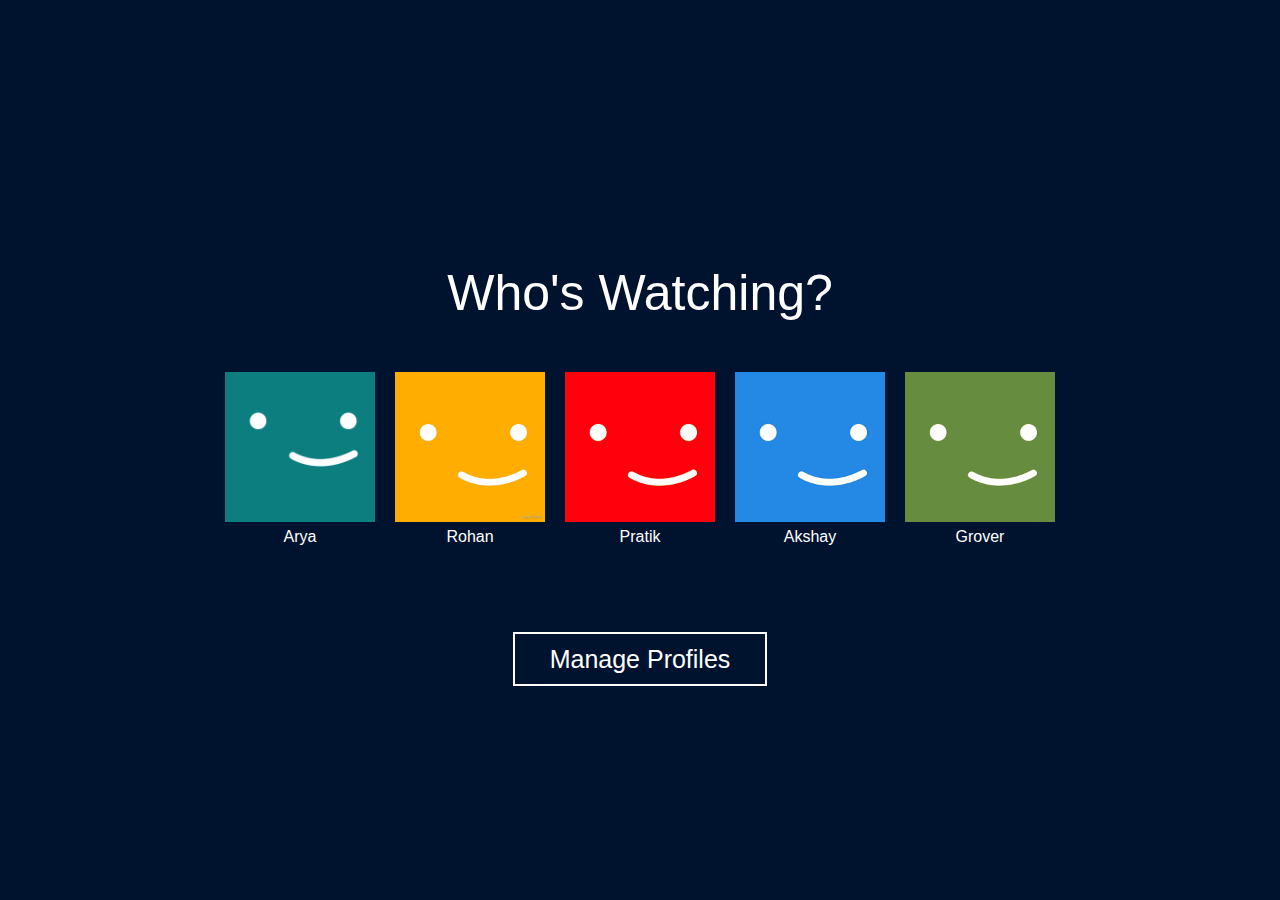
<file: index.html>
<!DOCTYPE html>
<html lang="en">
<head>
    <meta charset="UTF-8">
    <meta name="viewport" content="width=device-width, initial-scale=1.0">
    <title>USER PAGE</title>
    <link rel="stylesheet" href="css/user_page.css">
</head>
<body>
    <p class="question">Who's Watching?</p>
    <div class="profiles">
        <div class="profile">
            <div class="profile_user_image">
                <img src="img/Netflix-avatar1.png" alt="p1">
            </div>
            <div class="profile_user_name">Arya</div>
        </div>
        <div class="profile">
            <div class="profile_user_image">
                <img src="img/Netflix-avatar2.png" alt="p2">
            </div>
            <div class="profile_user_name">Rohan</div>
        </div>
        <div class="profile">
            <div class="profile_user_image">
                <img src="img/Netflix-avatar3.png" alt="p3">
            </div>
            <div class="profile_user_name">Pratik</div>
        </div>
        <div class="profile">
            <div class="profile_user_image">
                <img src="img/Netflix-avatar4.png" alt="p4">
            </div>
            <div class="profile_user_name">Akshay</div>
        </div>
        <div class="profile">
            <div class="profile_user_image">
                <img src="img/Netflix-avatar5.png" alt="p5">
            </div>
            <div class="profile_user_name">Grover</div>
        </div>
    </div>
    <div class="btn_manage_profiles">Manage Profiles</div>
</body>
</html>
</file>
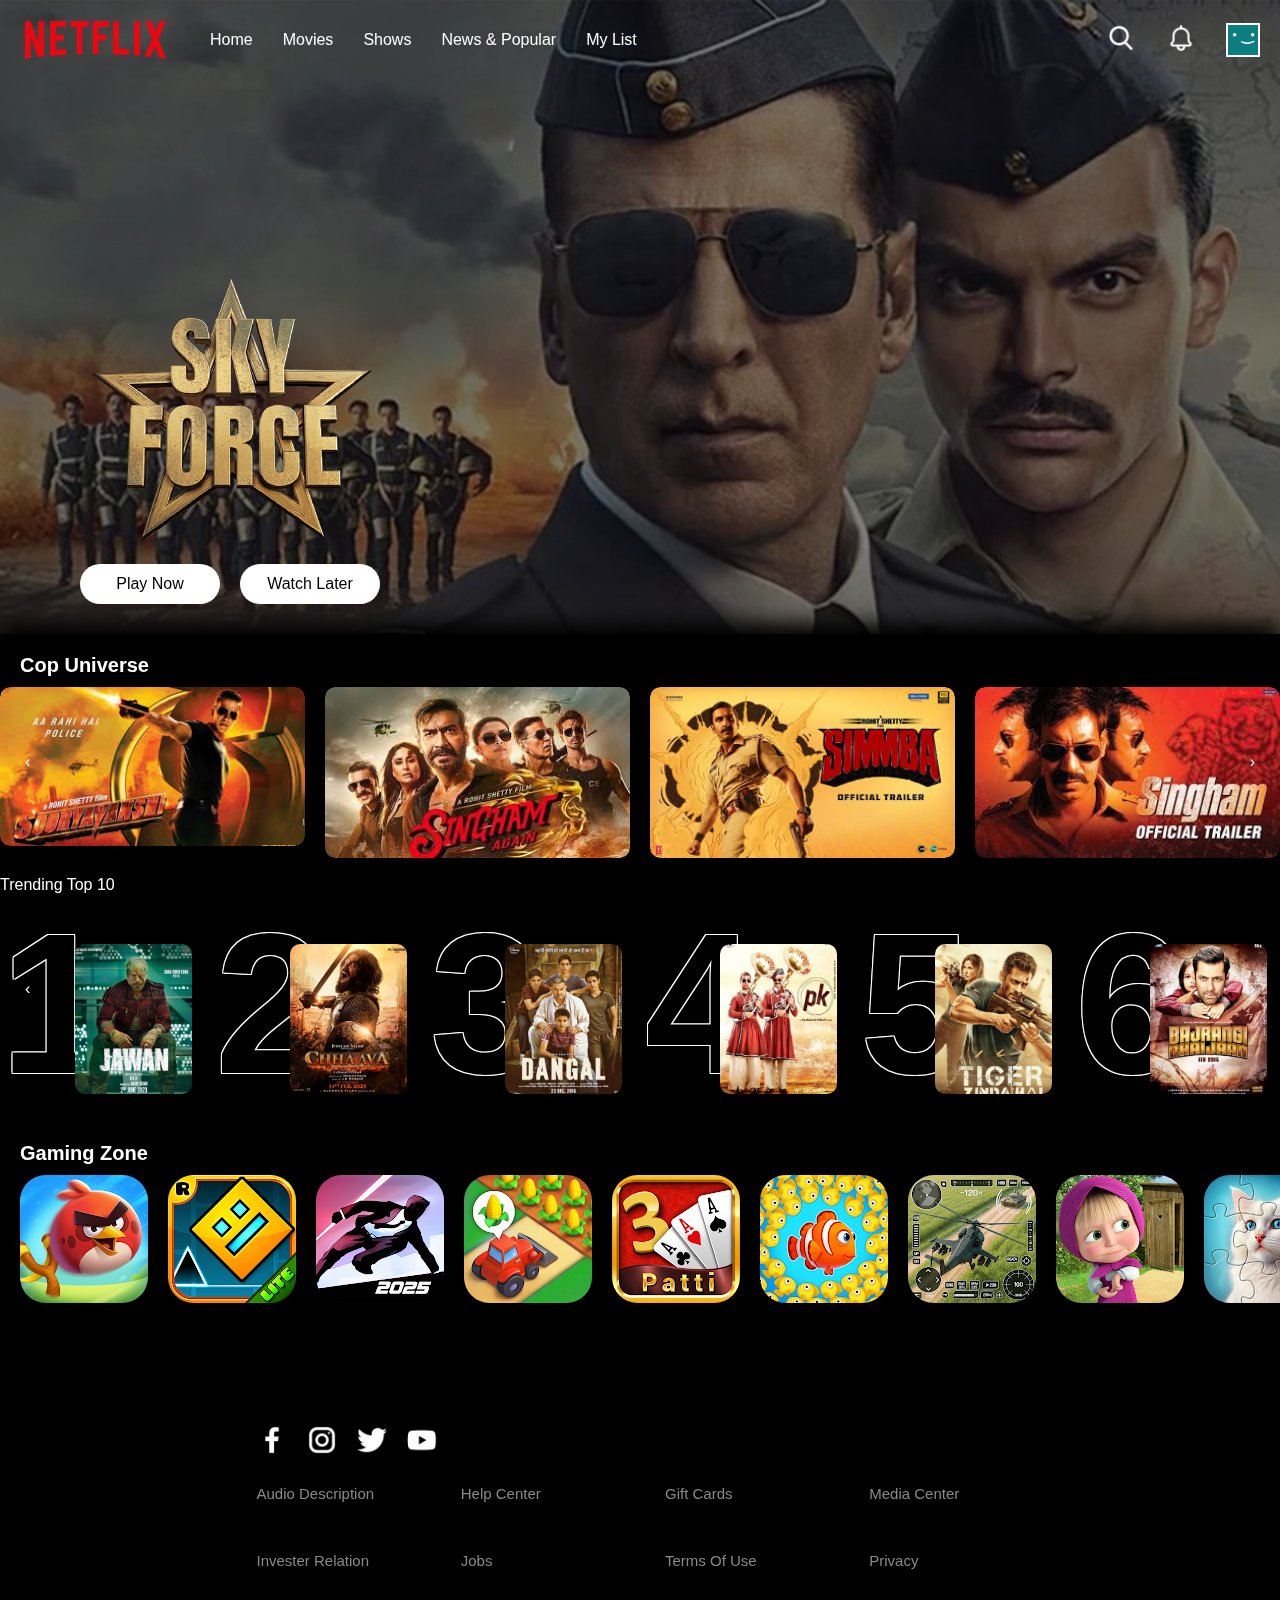
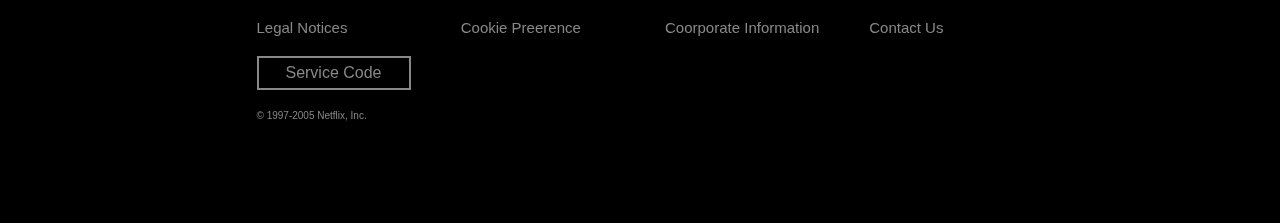
<file: home.html>
<!DOCTYPE html>
<html lang="en">
<head>
    <meta charset="UTF-8">
    <meta name="viewport" content="width=device-width, initial-scale=1.0">
    <title>Home Page</title>
    <link rel="stylesheet" href="css/home_page.css">
    <link rel="stylesheet" href="https://cdnjs.cloudflare.com/ajax/libs/OwlCarousel2/2.3.4/assets/owl.carousel.min.css">
    <link rel="stylesheet" href="https://cdnjs.cloudflare.com/ajax/libs/OwlCarousel2/2.3.4/assets/owl.theme.default.min.css">
    <script src="https://code.jquery.com/jquery-3.6.0.min.js"></script>
    <script src="https://cdnjs.cloudflare.com/ajax/libs/OwlCarousel2/2.3.4/owl.carousel.min.js"></script>
</head>
<body>
    <div class="display_latest_background">
        <img src="img/e_display_movie_image.jpg" alt="SkyForce">
    </div>
    <div class="header">
        <div class="logo">
            <img src="img/e_netflix_logo.png" alt="netfilx_logo">
        </div>
        <ul>
            <li>Home</li>
            <li>Movies</li>
            <li>Shows</li>
            <li>News & Popular</li>
            <li>My List</li>
        </ul>
        <div class="right_panel">
            <div class="op">
                <img src="img/search_icon.png" alt="Search">
            </div>
            <div class="op">
                <img src="img/notification.png" alt="Notification">
            </div>
            <div class="op" style="border: 2px solid white;">
                <img src="img/Netflix-avatar1.png" alt="profile_1">
            </div>
        </div>
    </div>
    <div class="main_page">
    <div class="display_latest_name">
        <img src="img/e_display_movie_logo.png" alt="display_movie_logo">
        <div class="display_movie_btn">
            <div class="btn_play">Play Now</div>
            <div class="btn_watch_later">Watch Later</div>
        </div>
    </div>
    <div class="content_block">
        <div class="movies_list">
            <div class="movie_section_name">Cop Universe</div>
            <div class="movies owl-carousel">
                <div class="item"><img src="img/Movie1.jpeg"></div>
                <div class="item"><img src="img/Movie2.jpeg"></div>
                <div class="item"><img src="img/Movie3.jpeg"></div>
                <div class="item"><img src="img/Movie4.jpeg"></div>
                <div class="item"><img src="img/Movie5.jpeg"></div>
            </div>
        </div>
        <div class="trending_list">
            <div class="trending_section_name">Trending Top 10</div>
            <div class="t10movies owl-carousel">
                <div class="t10movie_block">
                <div class="t10movie_rank">1</div>
                <div class="t10movie_img">
                    <img src="img/t10Movie1.jpeg">
                </div>
                </div>
                <div class="t10movie_block">
                <div class="t10movie_rank">2</div>
                <div class="t10movie_img">
                    <img src="img/t10Movie2.jpg">
                </div>
                </div>
                <div class="t10movie_block">
                <div class="t10movie_rank">3</div>
                <div class="t10movie_img">
                    <img src="img/t10Movie3.jpg">
                </div>
                </div>
                <div class="t10movie_block">
                <div class="t10movie_rank">4</div>
                <div class="t10movie_img">
                    <img src="img/t10Movie4.jpg">
                </div>
                </div>
                <div class="t10movie_block">
                <div class="t10movie_rank">5</div>
                <div class="t10movie_img">
                    <img src="img/t10Movie5.jpg">
                </div>
                </div>
                <div class="t10movie_block">
                <div class="t10movie_rank">6</div>
                <div class="t10movie_img">
                    <img src="img/t10Movie6.jpg">
                </div>
                </div>
                <div class="t10movie_block">
                <div class="t10movie_rank">7</div>
                <div class="t10movie_img">
                    <img src="img/t10Movie7.jpg">
                </div>
                </div>
                <div class="t10movie_block">
                <div class="t10movie_rank">8</div>
                <div class="t10movie_img">
                    <img src="img/t10Movie8.jpg">
                </div>
                </div>
                <div class="t10movie_block">
                <div class="t10movie_rank">9</div>
                <div class="t10movie_img">
                    <img src="img/t10Movie9.jpg">
                </div>
                </div>
                <div class="t10movie_block">
                <div class="t10movie_rank">X</div>
                <div class="t10movie_img">
                    <img src="img/t10Movie10.jpg">
                </div>
                </div>
            </div>
        </div>
        <div class="games_list">
            <div class="game_section_name">Gaming Zone</div>
            <div class="games">
                <img src="img/game1.webp">
                <img src="img/game2.webp">
                <img src="img/game3.webp">
                <img src="img/game4.webp">
                <img src="img/game5.webp">
                <img src="img/game6.webp">
                <img src="img/game7.webp">
                <img src="img/game8.webp">
                <img src="img/game9.webp">
                <img src="img/game10.webp">
                <img src="img/game11.webp">
                <img src="img/game12.webp">
            </div>
        </div>
    <div class="footer">
        <div class="social_links">
            <img src="img/facebook.png" alt="fb">
            <img src="img/insta.png" alt="ig">
            <img src="img/twitter.png" alt="tw">
            <img src="img/youtube.png" alt="yt">
        </div>
        <div class="extra_info">
            <div class="extra_items">Audio Description</div>
            <div class="extra_items">Help Center</div>
            <div class="extra_items">Gift Cards</div>
            <div class="extra_items">Media Center</div>
            <div class="extra_items">Invester Relation</div>
            <div class="extra_items">Jobs</div>
            <div class="extra_items">Terms Of Use</div>
            <div class="extra_items">Privacy</div>
            <div class="extra_items">Legal Notices</div>
            <div class="extra_items">Cookie Preerence</div>
            <div class="extra_items">Coorporate Information</div>
            <div class="extra_items">Contact Us</div>       
        </div>
        <div class="btn_service_code">Service Code</div>
        <div class="copyright_declaration">&#169; 1997-2005 Netflix, Inc.</div>
    </div>
    </div>
    </div>

    
    <script src="js/home_page.js"></script>
    <script>
        $(".movies").owlCarousel({
  loop: true,
  margin: 20,         // replaces your old "gap: 20px"
  nav: true,
  responsive: {
    0: { items: 1 },
    600: { items: 2 },
    1000: { items: 4 }
  }
});

    </script>
    <script>
  var owl = $('.t10movies');
  owl.owlCarousel({
    loop: false,
    nav: true,
    margin: 10,
    responsive: {
      0: { items: 1 },
      600: { items: 3 },
      960: { items: 5 },
      1200: { items: 6 }
    }
  });

  // Mousewheel scroll support
  owl.on('mousewheel', '.owl-stage', function (e) {
    if (e.originalEvent.deltaY > 0) {
      owl.trigger('next.owl');
    } else {
      owl.trigger('prev.owl');
    }
    e.preventDefault();
  });
</script>

</body>
</html>
</file>
<file: css/user_page.css>
body{
    margin: 0;
    padding: 0;
    height: 100vh;
    box-sizing: border-box;
    background-color: rgb(0, 19, 46);
    font-family: Arial, Helvetica, sans-serif;
    color: white;
    display: grid;
    place-content: center;
    justify-content: center;
    align-content: center;
}
.question{
    font-size: 50px;
    text-align: center;
}
.profiles{
    display: flex;
    gap: 20px;
}
.profile{
    height: 180px;
    width: 150px;
}
.profile_user_image{
    height: 150px;
    width: 150px;
    background-color: aquamarine;
}
.profile_user_image :hover{
    border: 2px solid white;
}
.profile_user_image > img{
    height: 150px;
    width: 150px;
    object-fit: contain;
}
.profile_user_name{
    height: 30px;
    width: 150px;
    display: flex;
    justify-content: center;
    align-items: center;
}
.btn_manage_profiles{
    height: 50px;
    width: 250px;
    margin-top: 80px;
    place-self: center;
    font-size: 25px;
    display: flex;
    justify-content: center;
    align-items: center;
    border: 2px solid white;
}
.btn_manage_profiles:hover{
    background-color: white;
    transition: 0.3s;
    color: black;
    cursor: pointer;
}

@media (max-width: 750px) {
    .profiles{
        display: grid;
        grid-template-columns: repeat(2, 1fr);
    }
    .profiles > :last-child {
  grid-column: 1 / -1;
  justify-self: center;
}
    .profile{
        height: 126px;
        width: 105px;
    }
    .profile_user_image{
        height: 105px;
        width: 105px;
        background-color: aquamarine;
    }
    .profile_user_image > img{
        height: 105px;
        width: 105px;
        object-fit: contain;
    }
    .profile_user_name{
        height: 21px;
        width: 105px;
    }
    .question{
        font-size: 35px;    
    }
    .btn_manage_profiles{
        height: 35px;
        width: 175px; 
        font-size: 18px;
        margin-top: calc(80px * 0.7);
    }
}
@media (min-width: 750px) and (max-width: 1200px) {
      .profiles {
    display: grid;
    grid-template-columns: repeat(3, 1fr);
  }
    .profile{
        height: calc(180px * 0.85);
        width: calc(150px * 0.85);
    }
    .profile_user_image{
        height: calc(150px * 0.85);
        width: calc(150px * 0.85);
        background-color: aquamarine;
    }
    .profile_user_image > img{
        height: calc(150px * 0.85);
        width: calc(150px * 0.85);
        object-fit: contain;
    }
    .profile_user_name{
        height: calc(30px * 0.85);
        width: calc(150px * 0.85);
    }
    .question{
        font-size: calc(50px * 0.85);    
    }
    .btn_manage_profiles{
        height: calc(50px * 0.85);
        width: calc(250px * 0.85); 
        font-size: calc(25px * 0.85);
        margin-top: calc(80px * 0.85);
    }
}
</file>
<file: css/home_page.css>
body{
    margin: 0;
    padding: 0;
    box-sizing: border-box;
    font-family: Arial, Helvetica, sans-serif;
    color: white;
    background-color: black;
}
.display_latest_background > img{
    height: 90vh;
    width: 100%;
    filter: brightness(50%);
    z-index: -1;
    position: fixed;
    top: 0;
    object-fit: cover;
}
.header{
    display: flex;
    align-items: center;
    width: 100%;
    z-index: 1000;
    position: sticky;
    top: 0;
}
.logo{
    margin-left: 20px;
    display: flex;
    justify-content: center;
}
.logo > img{
    height: 80px;
    width: 150px;
    object-fit: cover;
}
ul, li{
    display: flex;
    justify-content: center;
    align-content: center;
    gap: 30px;
}
.right_panel{
    display: flex;
    position: absolute;
    right: 20px;
    gap: 30px;
}
.op{
    height: 30px;
    width: 30px;
}
.op > img {
    height: 30px;
    width: 30px;
    object-fit: cover;
}
.main_page{
    margin-top: 180px;
}
.display_latest_name{
    width: 300px;
}
.display_latest_name > img{
    height: 300px;
    width: 300px;
    object-fit: cover;
    margin-left: 80px;
}
.display_movie_btn{
    width: 300px;
    display: flex;
    justify-content: center;
    align-content: center;
    margin-left: 80px;
    gap: 20px;
}
.btn_play, .btn_watch_later{
    width: 150px;
    height: 40px;
    display: flex;
    justify-items: center;
    align-items: center;
    place-content: center;
    background-color: white;
    color: black;
    border-radius: 50px;
}
.content_block{
    background-color: black;
    box-shadow: 0 -10px 20px rgba(0, 0, 0, 1);
    width: 100%;
    margin-top: 30px;
}
.movie_section_name {
    font-weight: bold;
    padding-top: 20px;
    margin-left: 20px;
    font-size: 20px;
    place-content: center;
    justify-content: center;
}
.movies {
    margin-top: 10px;
    position: relative;
    overflow: hidden;
}
.movies .item {
    border-radius: 10px;
    overflow: hidden;
}

.movies .item img {
    width: 100%;        /* fit inside the item */
    height: auto;
    display: block;
    object-fit: cover;  /* crop instead of stretch */
    border-radius: 10px;
}

.owl-nav button {
    background: transparent;
    color: black;
    font-size: 8rem;
    border: none;
    outline: none;
}

.owl-nav button.owl-prev,
.owl-nav button.owl-next {
    position: absolute;
    top: 35%;
}

.owl-nav button.owl-prev {
    left: 25px;
}

.owl-nav button.owl-next {
    right: 25px;
}
.owl-nav button.owl-prev:hover {
    left: 25px;
}

.owl-nav button.owl-next {
    right: 25px;
}

.game_section_name{
    font-weight: bold;
    padding-top: 20px;
    margin-left: 20px;
    font-size: 20px;
    place-content: center;
    justify-content: center;
}
.games{
    margin-top: 10px;
    margin-left: 20px;
    display: flex;
    gap: 20px;
    overflow: scroll;
}
.games::-webkit-scrollbar {
  display: none;
}
.games > img{
    border-radius: 20%;
}
.movies > img{
    border-radius: 10px;
}
.t10movies {
  margin-top: 10px;
  position: relative;
  overflow: hidden; 
}

.t10movie_block {
  height: 200px;
  display: flex;
  position: relative;
}

.t10movie_rank {
  height: 200px;
  font-size: 200px;
  display: grid;
  place-content: center;
  position: absolute;
  font-weight: bold;
  color: black;
  text-shadow:
    -1px -1px 0 white,
     1px -1px 0 white,
    -1px  1px 0 white,
     1px  1px 0 white;
}

.t10movie_img {
  position: absolute;
  margin-left: 75px;
  margin-top: 15px;
  height: 200px;
  display: grid;
  place-content: center;
}
.t10movie_img > img {
  height: 150px;
  object-fit: cover;
  border-radius: 10px;
}
.footer{
    height: 500px;
    width: 100%;
    margin-top: 20px;
    display: grid;
    place-content: center;
    color: rgb(136, 136, 136);
}
.social_links{
    display: flex;
    gap: 20px;
}
.social_links > img:hover{
    cursor: pointer;
}

.extra_info{
    margin-top: 30px;
    display: grid;
    grid-template-columns: repeat(4, 1fr);
    font-size: 15px;
    gap: 50px;
}
.extra_items:hover{
    color: white;
    transition: 0.1s;
    cursor: pointer;
}
.btn_service_code{
    margin-top: 20px;
    height: 30px;
    width: 150px;
    border: 2px solid rgb(136, 136, 136);
    justify-content: center;
    place-content: center;
    text-align: center;
}
.btn_service_code:hover{
    background-color: white;
    border: 2px solid white;
    color: black;
    transition: 0.1s;
}
.social_links > img{
    height: 30px;
    width: 30px;
    object-fit: cover;
}
.copyright_declaration{
    margin-top: 20px;
    font-size: 10px;
}
</file>
